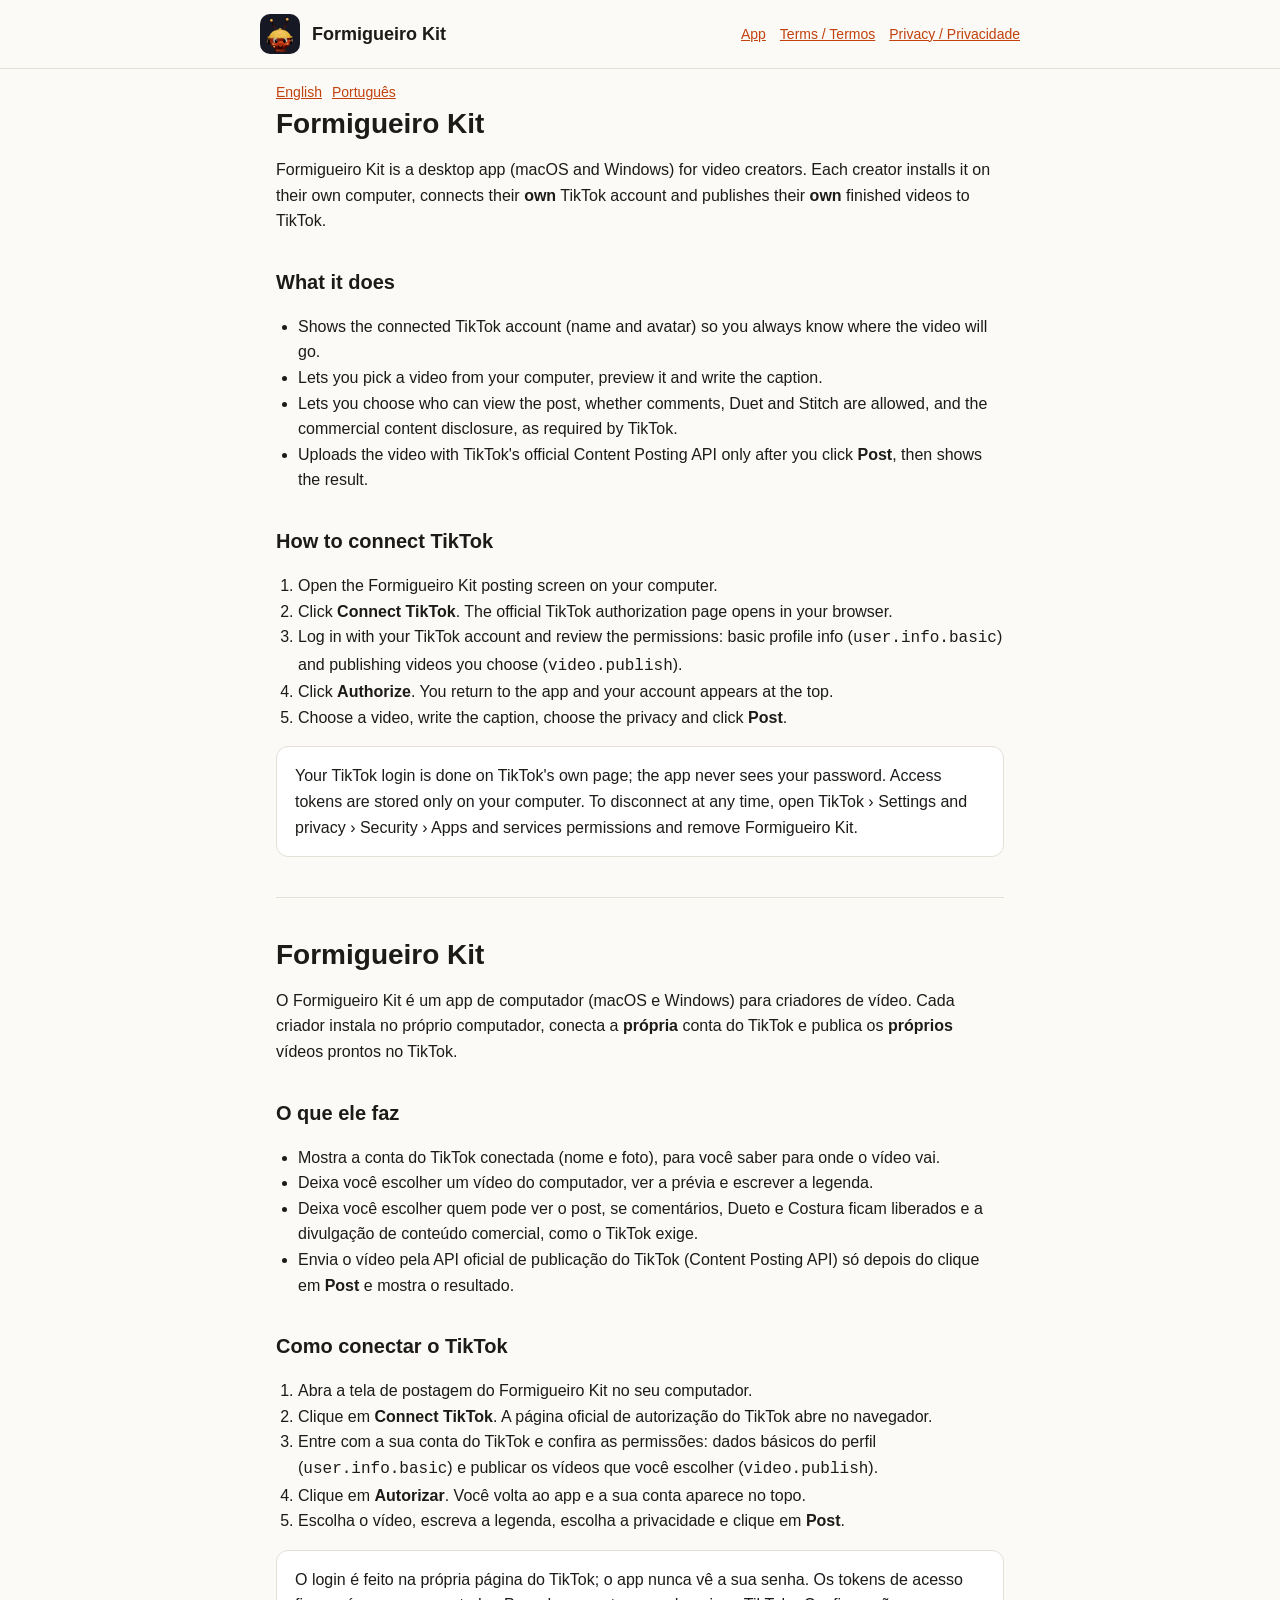
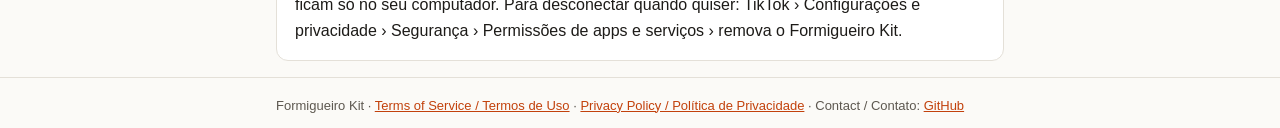
<file: index.html>
<!doctype html>
<html lang="en">
<head>
<meta charset="utf-8">
<meta name="viewport" content="width=device-width, initial-scale=1">
<title>Formigueiro Kit</title>
<meta name="description" content="Desktop app for creators to publish their own videos to TikTok.">
<link rel="icon" href="icon-256.png">
<link rel="stylesheet" href="style.css">
</head>
<body>
<header><div class="wrap top"><img src="icon-256.png" alt=""><a class="brand" href="./">Formigueiro Kit</a>
<nav><a href="./">App</a><a href="terms.html">Terms / Termos</a><a href="privacy.html">Privacy / Privacidade</a></nav></div></header>
<main class="wrap">
<div class="lang"><a href="#en">English</a><a href="#pt">Português</a></div>

<section id="en">
<h1>Formigueiro Kit</h1>
<p>Formigueiro Kit is a desktop app (macOS and Windows) for video creators. Each creator installs it on their own computer, connects their <strong>own</strong> TikTok account and publishes their <strong>own</strong> finished videos to TikTok.</p>

<h2>What it does</h2>
<ul>
<li>Shows the connected TikTok account (name and avatar) so you always know where the video will go.</li>
<li>Lets you pick a video from your computer, preview it and write the caption.</li>
<li>Lets you choose who can view the post, whether comments, Duet and Stitch are allowed, and the commercial content disclosure, as required by TikTok.</li>
<li>Uploads the video with TikTok's official Content Posting API only after you click <strong>Post</strong>, then shows the result.</li>
</ul>

<h2>How to connect TikTok</h2>
<ol>
<li>Open the Formigueiro Kit posting screen on your computer.</li>
<li>Click <strong>Connect TikTok</strong>. The official TikTok authorization page opens in your browser.</li>
<li>Log in with your TikTok account and review the permissions: basic profile info (<code>user.info.basic</code>) and publishing videos you choose (<code>video.publish</code>).</li>
<li>Click <strong>Authorize</strong>. You return to the app and your account appears at the top.</li>
<li>Choose a video, write the caption, choose the privacy and click <strong>Post</strong>.</li>
</ol>
<div class="card">Your TikTok login is done on TikTok's own page; the app never sees your password. Access tokens are stored only on your computer. To disconnect at any time, open TikTok › Settings and privacy › Security › Apps and services permissions and remove Formigueiro Kit.</div>
</section>

<hr>

<section id="pt" lang="pt-BR">
<h1>Formigueiro Kit</h1>
<p>O Formigueiro Kit é um app de computador (macOS e Windows) para criadores de vídeo. Cada criador instala no próprio computador, conecta a <strong>própria</strong> conta do TikTok e publica os <strong>próprios</strong> vídeos prontos no TikTok.</p>

<h2>O que ele faz</h2>
<ul>
<li>Mostra a conta do TikTok conectada (nome e foto), para você saber para onde o vídeo vai.</li>
<li>Deixa você escolher um vídeo do computador, ver a prévia e escrever a legenda.</li>
<li>Deixa você escolher quem pode ver o post, se comentários, Dueto e Costura ficam liberados e a divulgação de conteúdo comercial, como o TikTok exige.</li>
<li>Envia o vídeo pela API oficial de publicação do TikTok (Content Posting API) só depois do clique em <strong>Post</strong> e mostra o resultado.</li>
</ul>

<h2>Como conectar o TikTok</h2>
<ol>
<li>Abra a tela de postagem do Formigueiro Kit no seu computador.</li>
<li>Clique em <strong>Connect TikTok</strong>. A página oficial de autorização do TikTok abre no navegador.</li>
<li>Entre com a sua conta do TikTok e confira as permissões: dados básicos do perfil (<code>user.info.basic</code>) e publicar os vídeos que você escolher (<code>video.publish</code>).</li>
<li>Clique em <strong>Autorizar</strong>. Você volta ao app e a sua conta aparece no topo.</li>
<li>Escolha o vídeo, escreva a legenda, escolha a privacidade e clique em <strong>Post</strong>.</li>
</ol>
<div class="card">O login é feito na própria página do TikTok; o app nunca vê a sua senha. Os tokens de acesso ficam só no seu computador. Para desconectar quando quiser: TikTok › Configurações e privacidade › Segurança › Permissões de apps e serviços › remova o Formigueiro Kit.</div>
</section>
</main>
<footer><div class="wrap">Formigueiro Kit · <a href="terms.html">Terms of Service / Termos de Uso</a> · <a href="privacy.html">Privacy Policy / Política de Privacidade</a> · Contact / Contato: <a href="https://github.com/biblioteca3d-estudio/formigueiro-kit/issues">GitHub</a></div></footer>
</body>
</html>
</file>
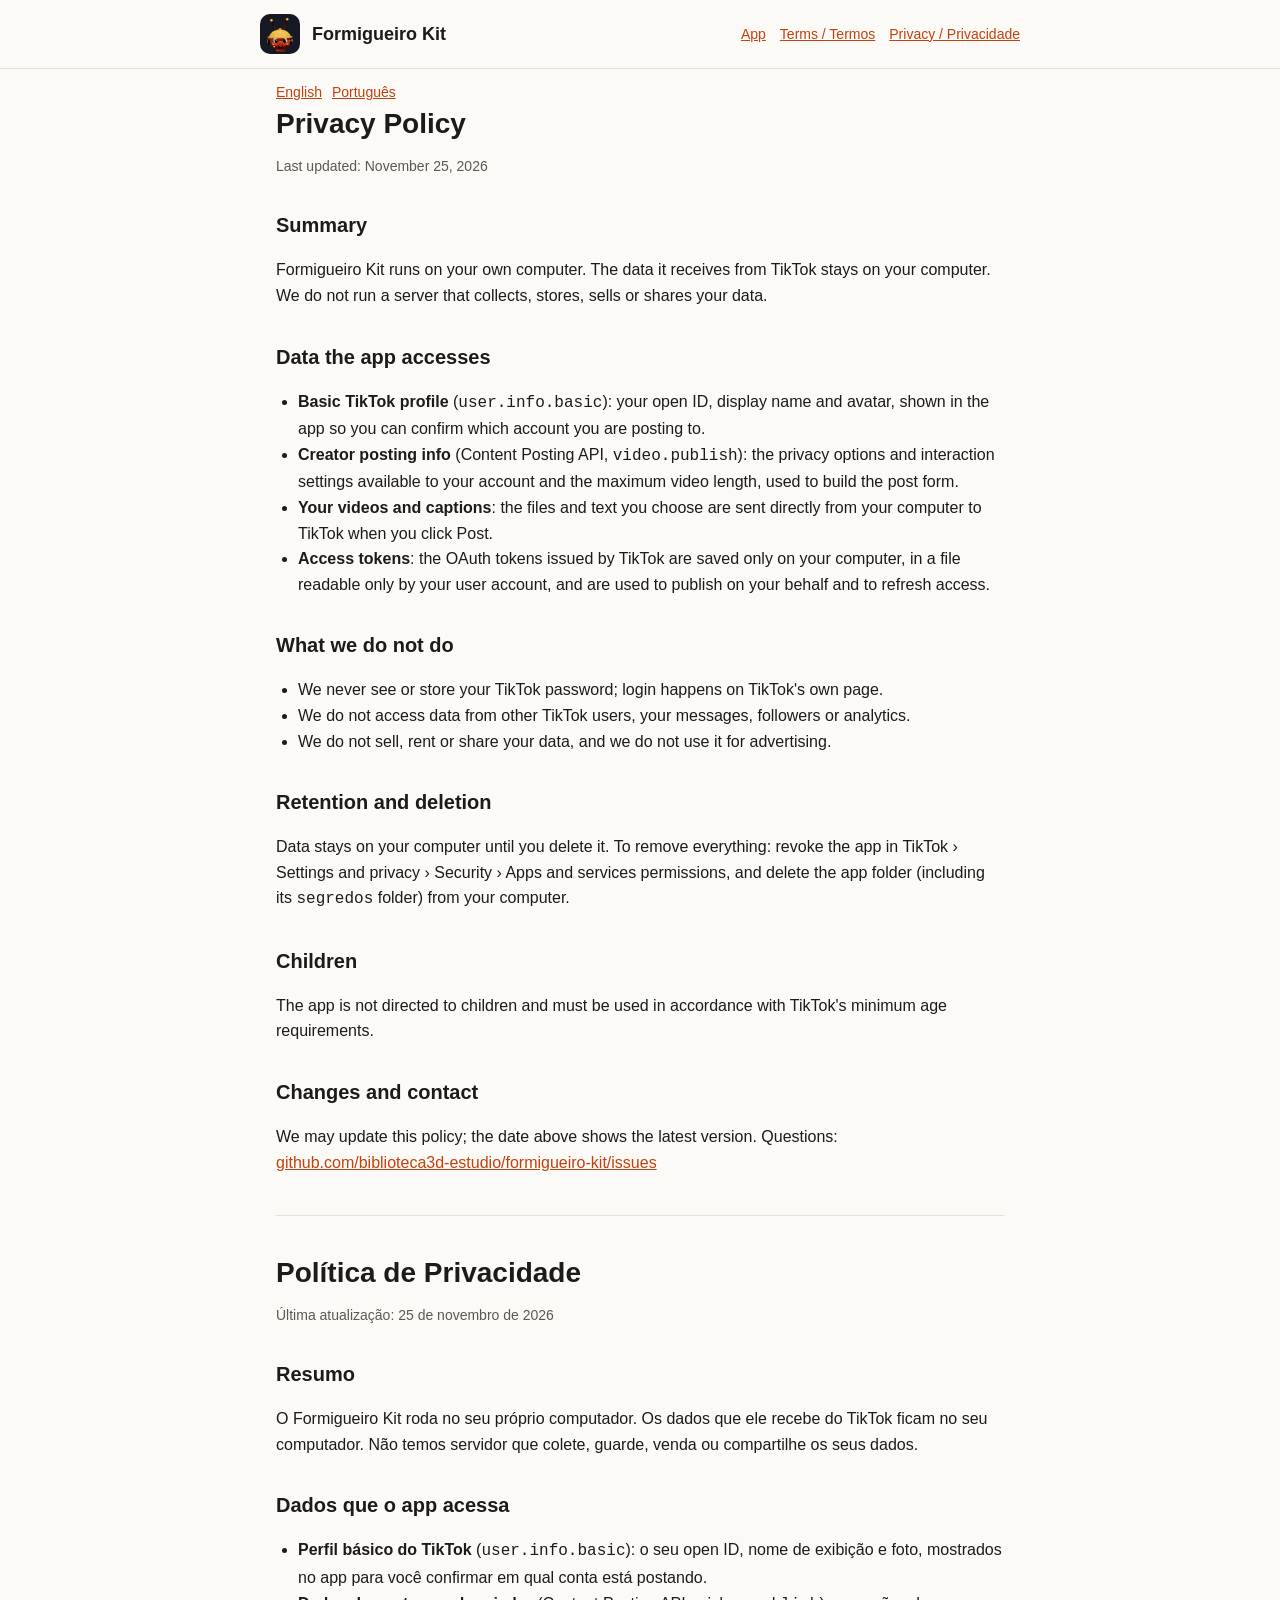
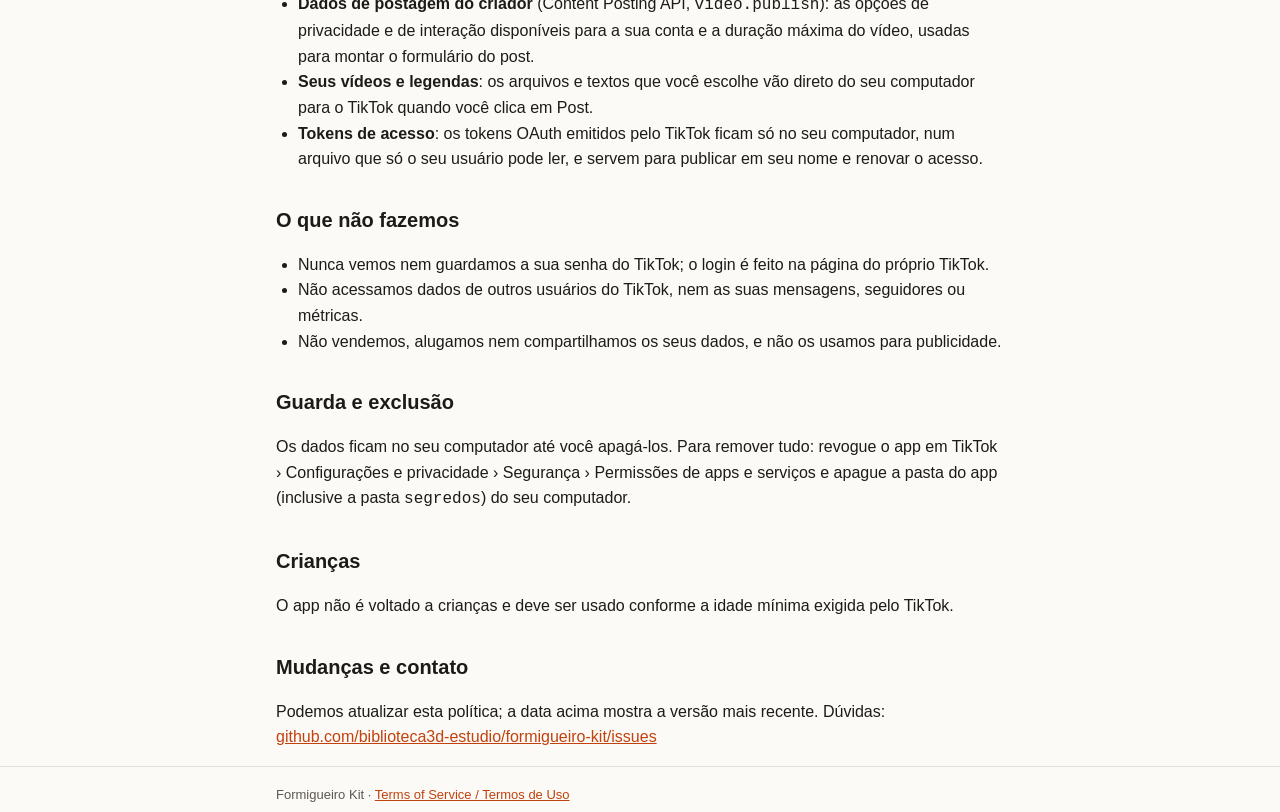
<file: privacy.html>
<!doctype html>
<html lang="en">
<head>
<meta charset="utf-8">
<meta name="viewport" content="width=device-width, initial-scale=1">
<title>Formigueiro Kit Privacy</title>
<link rel="icon" href="icon-256.png">
<link rel="stylesheet" href="style.css">
</head>
<body>
<header><div class="wrap top"><img src="icon-256.png" alt=""><a class="brand" href="./">Formigueiro Kit</a>
<nav><a href="./">App</a><a href="terms.html">Terms / Termos</a><a href="privacy.html">Privacy / Privacidade</a></nav></div></header>
<main class="wrap">
<div class="lang"><a href="#en">English</a><a href="#pt">Português</a></div>

<section id="en">
<h1>Privacy Policy</h1>
<p class="muted">Last updated: November 25, 2026</p>

<h2>Summary</h2>
<p>Formigueiro Kit runs on your own computer. The data it receives from TikTok stays on your computer. We do not run a server that collects, stores, sells or shares your data.</p>

<h2>Data the app accesses</h2>
<ul>
<li><strong>Basic TikTok profile</strong> (<code>user.info.basic</code>): your open ID, display name and avatar, shown in the app so you can confirm which account you are posting to.</li>
<li><strong>Creator posting info</strong> (Content Posting API, <code>video.publish</code>): the privacy options and interaction settings available to your account and the maximum video length, used to build the post form.</li>
<li><strong>Your videos and captions</strong>: the files and text you choose are sent directly from your computer to TikTok when you click Post.</li>
<li><strong>Access tokens</strong>: the OAuth tokens issued by TikTok are saved only on your computer, in a file readable only by your user account, and are used to publish on your behalf and to refresh access.</li>
</ul>

<h2>What we do not do</h2>
<ul>
<li>We never see or store your TikTok password; login happens on TikTok's own page.</li>
<li>We do not access data from other TikTok users, your messages, followers or analytics.</li>
<li>We do not sell, rent or share your data, and we do not use it for advertising.</li>
</ul>

<h2>Retention and deletion</h2>
<p>Data stays on your computer until you delete it. To remove everything: revoke the app in TikTok › Settings and privacy › Security › Apps and services permissions, and delete the app folder (including its <code>segredos</code> folder) from your computer.</p>

<h2>Children</h2>
<p>The app is not directed to children and must be used in accordance with TikTok's minimum age requirements.</p>

<h2>Changes and contact</h2>
<p>We may update this policy; the date above shows the latest version. Questions: <a href="https://github.com/biblioteca3d-estudio/formigueiro-kit/issues">github.com/biblioteca3d-estudio/formigueiro-kit/issues</a></p>
</section>

<hr>

<section id="pt" lang="pt-BR">
<h1>Política de Privacidade</h1>
<p class="muted">Última atualização: 25 de novembro de 2026</p>

<h2>Resumo</h2>
<p>O Formigueiro Kit roda no seu próprio computador. Os dados que ele recebe do TikTok ficam no seu computador. Não temos servidor que colete, guarde, venda ou compartilhe os seus dados.</p>

<h2>Dados que o app acessa</h2>
<ul>
<li><strong>Perfil básico do TikTok</strong> (<code>user.info.basic</code>): o seu open ID, nome de exibição e foto, mostrados no app para você confirmar em qual conta está postando.</li>
<li><strong>Dados de postagem do criador</strong> (Content Posting API, <code>video.publish</code>): as opções de privacidade e de interação disponíveis para a sua conta e a duração máxima do vídeo, usadas para montar o formulário do post.</li>
<li><strong>Seus vídeos e legendas</strong>: os arquivos e textos que você escolhe vão direto do seu computador para o TikTok quando você clica em Post.</li>
<li><strong>Tokens de acesso</strong>: os tokens OAuth emitidos pelo TikTok ficam só no seu computador, num arquivo que só o seu usuário pode ler, e servem para publicar em seu nome e renovar o acesso.</li>
</ul>

<h2>O que não fazemos</h2>
<ul>
<li>Nunca vemos nem guardamos a sua senha do TikTok; o login é feito na página do próprio TikTok.</li>
<li>Não acessamos dados de outros usuários do TikTok, nem as suas mensagens, seguidores ou métricas.</li>
<li>Não vendemos, alugamos nem compartilhamos os seus dados, e não os usamos para publicidade.</li>
</ul>

<h2>Guarda e exclusão</h2>
<p>Os dados ficam no seu computador até você apagá-los. Para remover tudo: revogue o app em TikTok › Configurações e privacidade › Segurança › Permissões de apps e serviços e apague a pasta do app (inclusive a pasta <code>segredos</code>) do seu computador.</p>

<h2>Crianças</h2>
<p>O app não é voltado a crianças e deve ser usado conforme a idade mínima exigida pelo TikTok.</p>

<h2>Mudanças e contato</h2>
<p>Podemos atualizar esta política; a data acima mostra a versão mais recente. Dúvidas: <a href="https://github.com/biblioteca3d-estudio/formigueiro-kit/issues">github.com/biblioteca3d-estudio/formigueiro-kit/issues</a></p>
</section>
</main>
<footer><div class="wrap">Formigueiro Kit · <a href="terms.html">Terms of Service / Termos de Uso</a></div></footer>
</body>
</html>
</file>
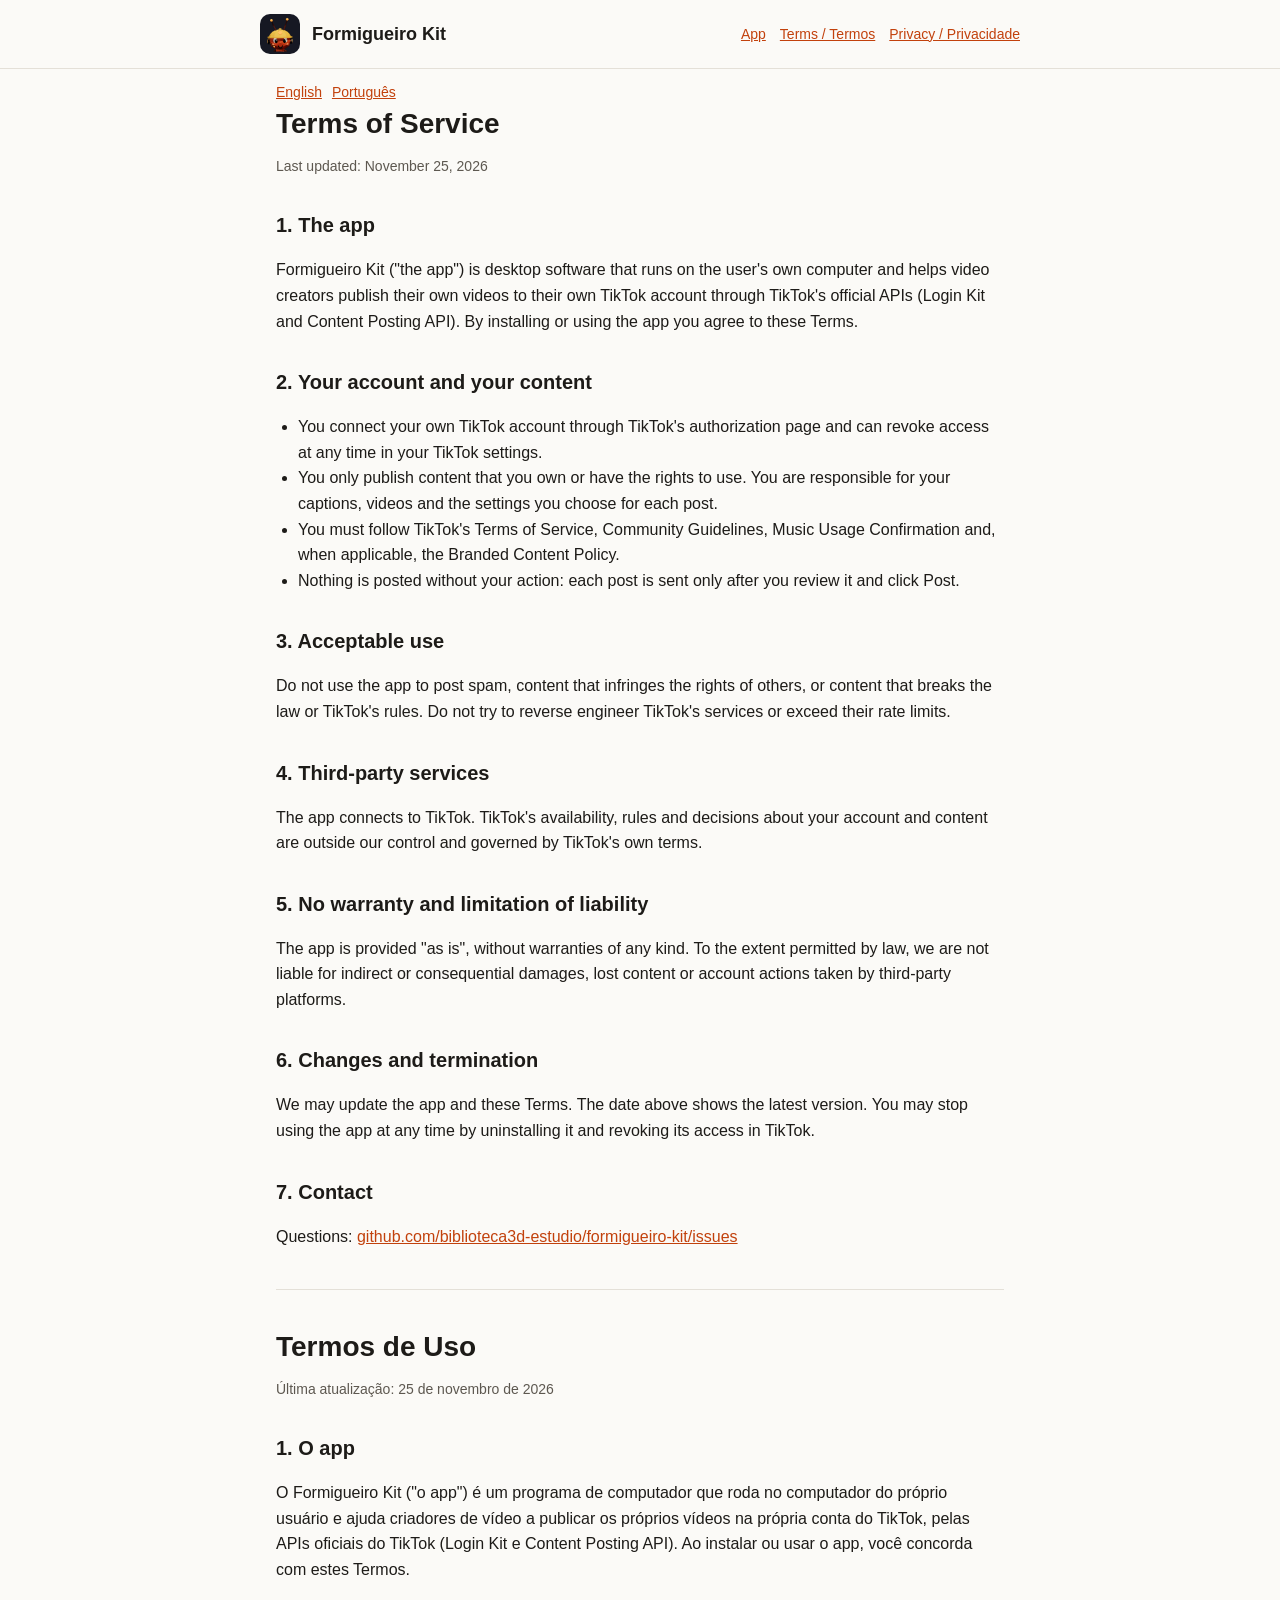
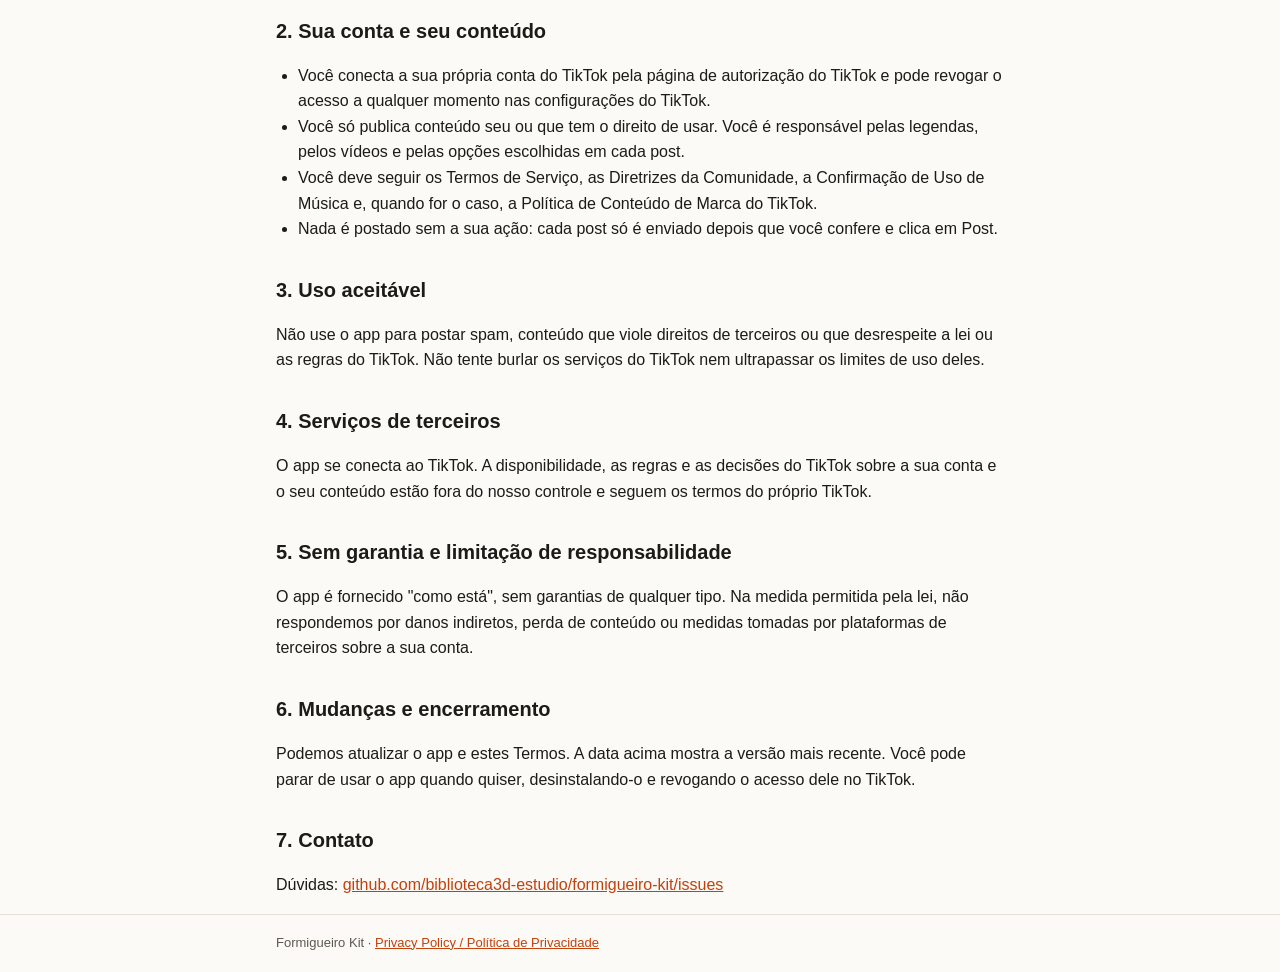
<file: terms.html>
<!doctype html>
<html lang="en">
<head>
<meta charset="utf-8">
<meta name="viewport" content="width=device-width, initial-scale=1">
<title>Formigueiro Kit Terms</title>
<link rel="icon" href="icon-256.png">
<link rel="stylesheet" href="style.css">
</head>
<body>
<header><div class="wrap top"><img src="icon-256.png" alt=""><a class="brand" href="./">Formigueiro Kit</a>
<nav><a href="./">App</a><a href="terms.html">Terms / Termos</a><a href="privacy.html">Privacy / Privacidade</a></nav></div></header>
<main class="wrap">
<div class="lang"><a href="#en">English</a><a href="#pt">Português</a></div>

<section id="en">
<h1>Terms of Service</h1>
<p class="muted">Last updated: November 25, 2026</p>

<h2>1. The app</h2>
<p>Formigueiro Kit ("the app") is desktop software that runs on the user's own computer and helps video creators publish their own videos to their own TikTok account through TikTok's official APIs (Login Kit and Content Posting API). By installing or using the app you agree to these Terms.</p>

<h2>2. Your account and your content</h2>
<ul>
<li>You connect your own TikTok account through TikTok's authorization page and can revoke access at any time in your TikTok settings.</li>
<li>You only publish content that you own or have the rights to use. You are responsible for your captions, videos and the settings you choose for each post.</li>
<li>You must follow TikTok's Terms of Service, Community Guidelines, Music Usage Confirmation and, when applicable, the Branded Content Policy.</li>
<li>Nothing is posted without your action: each post is sent only after you review it and click Post.</li>
</ul>

<h2>3. Acceptable use</h2>
<p>Do not use the app to post spam, content that infringes the rights of others, or content that breaks the law or TikTok's rules. Do not try to reverse engineer TikTok's services or exceed their rate limits.</p>

<h2>4. Third-party services</h2>
<p>The app connects to TikTok. TikTok's availability, rules and decisions about your account and content are outside our control and governed by TikTok's own terms.</p>

<h2>5. No warranty and limitation of liability</h2>
<p>The app is provided "as is", without warranties of any kind. To the extent permitted by law, we are not liable for indirect or consequential damages, lost content or account actions taken by third-party platforms.</p>

<h2>6. Changes and termination</h2>
<p>We may update the app and these Terms. The date above shows the latest version. You may stop using the app at any time by uninstalling it and revoking its access in TikTok.</p>

<h2>7. Contact</h2>
<p>Questions: <a href="https://github.com/biblioteca3d-estudio/formigueiro-kit/issues">github.com/biblioteca3d-estudio/formigueiro-kit/issues</a></p>
</section>

<hr>

<section id="pt" lang="pt-BR">
<h1>Termos de Uso</h1>
<p class="muted">Última atualização: 25 de novembro de 2026</p>

<h2>1. O app</h2>
<p>O Formigueiro Kit ("o app") é um programa de computador que roda no computador do próprio usuário e ajuda criadores de vídeo a publicar os próprios vídeos na própria conta do TikTok, pelas APIs oficiais do TikTok (Login Kit e Content Posting API). Ao instalar ou usar o app, você concorda com estes Termos.</p>

<h2>2. Sua conta e seu conteúdo</h2>
<ul>
<li>Você conecta a sua própria conta do TikTok pela página de autorização do TikTok e pode revogar o acesso a qualquer momento nas configurações do TikTok.</li>
<li>Você só publica conteúdo seu ou que tem o direito de usar. Você é responsável pelas legendas, pelos vídeos e pelas opções escolhidas em cada post.</li>
<li>Você deve seguir os Termos de Serviço, as Diretrizes da Comunidade, a Confirmação de Uso de Música e, quando for o caso, a Política de Conteúdo de Marca do TikTok.</li>
<li>Nada é postado sem a sua ação: cada post só é enviado depois que você confere e clica em Post.</li>
</ul>

<h2>3. Uso aceitável</h2>
<p>Não use o app para postar spam, conteúdo que viole direitos de terceiros ou que desrespeite a lei ou as regras do TikTok. Não tente burlar os serviços do TikTok nem ultrapassar os limites de uso deles.</p>

<h2>4. Serviços de terceiros</h2>
<p>O app se conecta ao TikTok. A disponibilidade, as regras e as decisões do TikTok sobre a sua conta e o seu conteúdo estão fora do nosso controle e seguem os termos do próprio TikTok.</p>

<h2>5. Sem garantia e limitação de responsabilidade</h2>
<p>O app é fornecido "como está", sem garantias de qualquer tipo. Na medida permitida pela lei, não respondemos por danos indiretos, perda de conteúdo ou medidas tomadas por plataformas de terceiros sobre a sua conta.</p>

<h2>6. Mudanças e encerramento</h2>
<p>Podemos atualizar o app e estes Termos. A data acima mostra a versão mais recente. Você pode parar de usar o app quando quiser, desinstalando-o e revogando o acesso dele no TikTok.</p>

<h2>7. Contato</h2>
<p>Dúvidas: <a href="https://github.com/biblioteca3d-estudio/formigueiro-kit/issues">github.com/biblioteca3d-estudio/formigueiro-kit/issues</a></p>
</section>
</main>
<footer><div class="wrap">Formigueiro Kit · <a href="privacy.html">Privacy Policy / Política de Privacidade</a></div></footer>
</body>
</html>
</file>
<file: style.css>
:root{--bg:#fbfaf7;--fg:#1d1b18;--muted:#5d5850;--line:#e4e0d8;--accent:#c2410c;--card:#fff}
@media (prefers-color-scheme:dark){:root{--bg:#141519;--fg:#ecebe8;--muted:#a8a49c;--line:#2c2d33;--accent:#fb923c;--card:#1c1d22}}
*{box-sizing:border-box}
body{margin:0;background:var(--bg);color:var(--fg);font:16px/1.6 -apple-system,BlinkMacSystemFont,"Segoe UI",Roboto,Helvetica,Arial,sans-serif}
header{border-bottom:1px solid var(--line)}
.wrap{max-width:760px;margin:0 auto;padding:0 16px}
.top{display:flex;align-items:center;gap:12px;padding:14px 0}
.top img{width:40px;height:40px;border-radius:10px}
.top a.brand{font-weight:700;color:var(--fg);text-decoration:none;font-size:18px}
nav{margin-left:auto;display:flex;gap:14px;flex-wrap:wrap;font-size:14px}
a{color:var(--accent)}
main{padding:28px 0 48px}
h1{font-size:28px;line-height:1.2;margin:0 0 8px}
h2{font-size:20px;margin:32px 0 8px}
h3{font-size:16px;margin:20px 0 4px}
.muted{color:var(--muted);font-size:14px}
.lang{display:flex;gap:10px;margin:12px 0 4px;font-size:14px}
ol,ul{padding-left:22px}
.card{background:var(--card);border:1px solid var(--line);border-radius:12px;padding:16px 18px;margin:16px 0}
hr{border:0;border-top:1px solid var(--line);margin:40px 0}
footer{border-top:1px solid var(--line);padding:18px 0;font-size:13px;color:var(--muted)}
</file>
